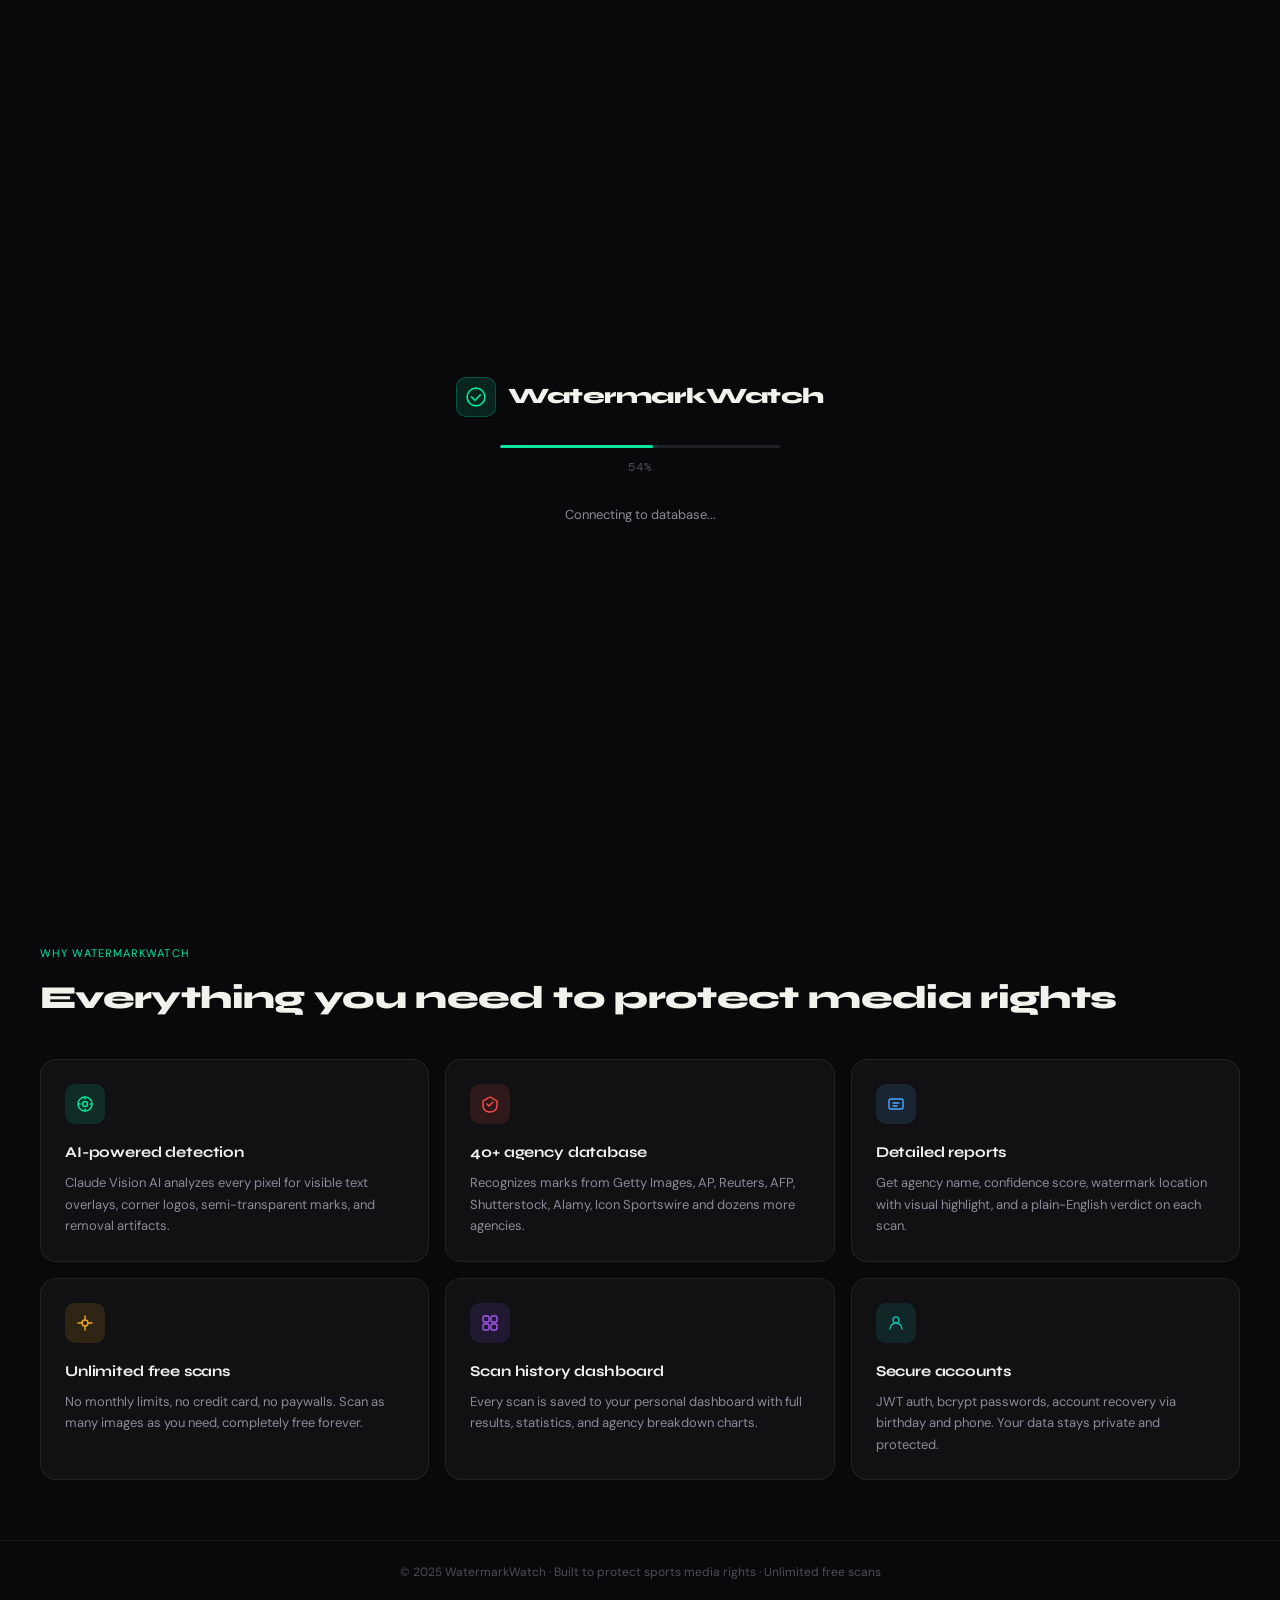
<file: frontend/index.html>
<!DOCTYPE html>
<html lang="en">
<head>
<meta charset="UTF-8"/><meta name="viewport" content="width=device-width,initial-scale=1"/>
<title>WatermarkWatch — Sports Media Protection</title>
<link rel="stylesheet" href="src/global.css"/>
<style>
body{display:flex;flex-direction:column;min-height:100vh}
/* Loader particles */
.loader-particles{position:absolute;inset:0;pointer-events:none;overflow:hidden}
.particle{position:absolute;width:2px;height:2px;border-radius:50%;background:var(--accent);opacity:0;animation:pfloat var(--d,4s) var(--delay,0s) infinite}
@keyframes pfloat{0%{opacity:0;transform:translateY(100vh) translateX(0)}10%{opacity:.6}90%{opacity:.3}100%{opacity:0;transform:translateY(-20px) translateX(var(--dx,20px))}}

/* Hero */
.hero{flex:1;display:flex;flex-direction:column;align-items:center;justify-content:center;text-align:center;padding:60px 24px;position:relative;overflow:hidden}
.hero-glow{position:absolute;top:-100px;left:50%;transform:translateX(-50%);width:700px;height:400px;background:radial-gradient(ellipse,rgba(0,229,160,0.08) 0%,transparent 70%);pointer-events:none}
.hero-tag{display:inline-flex;align-items:center;gap:7px;margin-bottom:24px;font-size:11px;letter-spacing:.1em;text-transform:uppercase;color:var(--accent);background:var(--adim3);border:1px solid rgba(0,229,160,.15);padding:5px 14px;border-radius:20px}
.pulse{width:6px;height:6px;border-radius:50%;background:var(--accent);animation:pulse 2s ease infinite}
@keyframes pulse{0%,100%{opacity:1;transform:scale(1)}50%{opacity:.4;transform:scale(1.4)}}
h1{font-family:'Syne',sans-serif;font-size:clamp(38px,7vw,74px);font-weight:800;letter-spacing:-.03em;line-height:1.02;max-width:700px;margin-bottom:20px}
.accent{color:var(--accent)}
.sub{font-size:17px;color:var(--text2);max-width:500px;margin-bottom:36px;font-weight:300;line-height:1.7}
.cta-row{display:flex;gap:12px;align-items:center;flex-wrap:wrap;justify-content:center}

/* Stats */
.stats-row{display:flex;gap:0;margin-top:60px;border:1px solid var(--border);border-radius:var(--rl);overflow:hidden;background:var(--bg2)}
.stat-item{flex:1;padding:20px 24px;text-align:center;border-right:1px solid var(--border)}
.stat-item:last-child{border-right:none}
.stat-n{font-family:'Syne',sans-serif;font-size:26px;font-weight:800;letter-spacing:-.03em;color:var(--text)}
.stat-l{font-size:11px;color:var(--text3);text-transform:uppercase;letter-spacing:.08em;margin-top:3px}

/* Features */
.features{padding:60px 40px;border-top:1px solid var(--border)}
.feat-label{font-size:11px;letter-spacing:.1em;text-transform:uppercase;color:var(--accent);margin-bottom:10px}
.feat-h2{font-family:'Syne',sans-serif;font-size:32px;font-weight:800;letter-spacing:-.02em;margin-bottom:36px}
.feat-grid{display:grid;grid-template-columns:repeat(3,1fr);gap:16px}
.feat-card{background:var(--bg2);border:1px solid var(--border);border-radius:var(--rl);padding:24px;transition:border-color .2s}
.feat-card:hover{border-color:var(--border3)}
.feat-icon{width:40px;height:40px;border-radius:10px;display:flex;align-items:center;justify-content:center;margin-bottom:16px;font-size:18px}
.feat-icon.green{background:var(--adim);color:var(--accent)}
.feat-icon.red{background:var(--rdim);color:var(--red)}
.feat-icon.blue{background:var(--bdim);color:var(--blue)}
.feat-icon.amber{background:var(--ydim);color:var(--amber)}
.feat-icon.purple{background:rgba(138,77,255,.13);color:#a855f7}
.feat-icon.teal{background:rgba(20,184,166,.13);color:#14b8a6}
.feat-card h3{font-family:'Syne',sans-serif;font-size:15px;font-weight:700;margin-bottom:8px;letter-spacing:-.01em}
.feat-card p{font-size:13px;color:var(--text2);line-height:1.65}

footer{padding:22px 40px;border-top:1px solid var(--border);text-align:center;font-size:12px;color:var(--text3)}
</style>
</head>
<body>

<!-- LOADER -->
<div id="loader">
  <div class="loader-particles" id="particles"></div>
  <div class="loader-logo">
    <div class="loader-icon">
      <svg width="20" height="20" viewBox="0 0 18 18" fill="none">
        <circle cx="9" cy="9" r="8" stroke="#00E5A0" stroke-width="1.5"/>
        <path d="M5 9l3 3 5-5" stroke="#00E5A0" stroke-width="1.5" stroke-linecap="round"/>
      </svg>
    </div>
    WatermarkWatch
  </div>
  <div style="display:flex;flex-direction:column;align-items:center;gap:10px">
    <div class="loader-track"><div class="loader-fill" id="loaderFill"></div></div>
    <div class="loader-pct" id="loaderPct">0%</div>
  </div>
  <div class="loader-msg" id="loaderMsg">Initializing...</div>
</div>

<!-- NAV -->
<nav class="nav">
  <div class="logo">
    <div class="logo-icon">
      <svg width="16" height="16" viewBox="0 0 18 18" fill="none">
        <circle cx="9" cy="9" r="8" stroke="#00E5A0" stroke-width="1.5"/>
        <path d="M5 9l3 3 5-5" stroke="#00E5A0" stroke-width="1.5" stroke-linecap="round"/>
      </svg>
    </div>
    WatermarkWatch
  </div>
  <div style="display:flex;gap:10px">
    <a href="pages/login.html" class="btn btn-ghost btn-sm">Sign in</a>
    <a href="pages/register.html" class="btn btn-primary btn-sm">Get started free</a>
  </div>
</nav>

<!-- HERO -->
<section class="hero">
  <div class="hero-glow"></div>
  <div class="hero-tag"><div class="pulse"></div> AI-Powered · Sports Media Protection</div>
  <h1>Detect unauthorized<br><span class="accent">watermarks</span><br>in seconds</h1>
  <p class="sub">Upload any sports photo. Identify official watermarks from Getty, AP, Reuters and 40+ agencies instantly with AI.</p>
  <div class="cta-row">
    <a href="pages/register.html" class="btn btn-primary" style="padding:12px 28px;font-size:14px">Start for free — unlimited scans</a>
    <a href="pages/login.html" class="btn btn-ghost">Sign in</a>
  </div>
  <div class="stats-row">
    <div class="stat-item"><div class="stat-n">2.4M+</div><div class="stat-l">Images scanned</div></div>
    <div class="stat-item"><div class="stat-n">94%</div><div class="stat-l">Accuracy</div></div>
    <div class="stat-item"><div class="stat-n">&lt;3s</div><div class="stat-l">Avg scan time</div></div>
    <div class="stat-item"><div class="stat-n">40+</div><div class="stat-l">Agencies</div></div>
    <div class="stat-item"><div class="stat-n">∞</div><div class="stat-l">Free scans</div></div>
  </div>
</section>

<!-- FEATURES -->
<section class="features">
  <div class="feat-label">Why WatermarkWatch</div>
  <div class="feat-h2">Everything you need to protect media rights</div>
  <div class="feat-grid">
    <div class="feat-card">
      <div class="feat-icon green">
        <svg width="18" height="18" viewBox="0 0 18 18" fill="none"><circle cx="9" cy="9" r="7" stroke="currentColor" stroke-width="1.4"/><circle cx="9" cy="9" r="2.5" stroke="currentColor" stroke-width="1.4"/><path d="M9 2v2M9 14v2M2 9h2M14 9h2" stroke="currentColor" stroke-width="1.4" stroke-linecap="round"/></svg>
      </div>
      <h3>AI-powered detection</h3>
      <p>Claude Vision AI analyzes every pixel for visible text overlays, corner logos, semi-transparent marks, and removal artifacts.</p>
    </div>
    <div class="feat-card">
      <div class="feat-icon red">
        <svg width="18" height="18" viewBox="0 0 18 18" fill="none"><path d="M9 2L2 6v5c0 3.3 3 6 7 6s7-2.7 7-6V6L9 2z" stroke="currentColor" stroke-width="1.4"/><path d="M6 9l2 2 4-4" stroke="currentColor" stroke-width="1.4" stroke-linecap="round"/></svg>
      </div>
      <h3>40+ agency database</h3>
      <p>Recognizes marks from Getty Images, AP, Reuters, AFP, Shutterstock, Alamy, Icon Sportswire and dozens more agencies.</p>
    </div>
    <div class="feat-card">
      <div class="feat-icon blue">
        <svg width="18" height="18" viewBox="0 0 18 18" fill="none"><rect x="2" y="4" width="14" height="10" rx="2" stroke="currentColor" stroke-width="1.4"/><path d="M6 8h6M6 11h4" stroke="currentColor" stroke-width="1.4" stroke-linecap="round"/></svg>
      </div>
      <h3>Detailed reports</h3>
      <p>Get agency name, confidence score, watermark location with visual highlight, and a plain-English verdict on each scan.</p>
    </div>
    <div class="feat-card">
      <div class="feat-icon amber">
        <svg width="18" height="18" viewBox="0 0 18 18" fill="none"><path d="M9 2v4M9 12v4M2 9h4M12 9h4" stroke="currentColor" stroke-width="1.4" stroke-linecap="round"/><circle cx="9" cy="9" r="3" stroke="currentColor" stroke-width="1.4"/></svg>
      </div>
      <h3>Unlimited free scans</h3>
      <p>No monthly limits, no credit card, no paywalls. Scan as many images as you need, completely free forever.</p>
    </div>
    <div class="feat-card">
      <div class="feat-icon purple">
        <svg width="18" height="18" viewBox="0 0 18 18" fill="none"><rect x="2" y="2" width="6" height="6" rx="1.5" stroke="currentColor" stroke-width="1.4"/><rect x="10" y="2" width="6" height="6" rx="1.5" stroke="currentColor" stroke-width="1.4"/><rect x="2" y="10" width="6" height="6" rx="1.5" stroke="currentColor" stroke-width="1.4"/><rect x="10" y="10" width="6" height="6" rx="1.5" stroke="currentColor" stroke-width="1.4"/></svg>
      </div>
      <h3>Scan history dashboard</h3>
      <p>Every scan is saved to your personal dashboard with full results, statistics, and agency breakdown charts.</p>
    </div>
    <div class="feat-card">
      <div class="feat-icon teal">
        <svg width="18" height="18" viewBox="0 0 18 18" fill="none"><circle cx="9" cy="6" r="3" stroke="currentColor" stroke-width="1.4"/><path d="M3 15c0-3.3 2.7-6 6-6s6 2.7 6 6" stroke="currentColor" stroke-width="1.4" stroke-linecap="round"/></svg>
      </div>
      <h3>Secure accounts</h3>
      <p>JWT auth, bcrypt passwords, account recovery via birthday and phone. Your data stays private and protected.</p>
    </div>
  </div>
</section>

<footer>© 2025 WatermarkWatch · Built to protect sports media rights · Unlimited free scans</footer>

<div id="toast"></div>
<script src="src/utils.js"></script>
<script>
// Redirect if logged in
if (Auth.isLoggedIn()) window.location.href = 'pages/dashboard.html';

// ── Generate floating particles ──
const pWrap = document.getElementById('particles');
for (let i = 0; i < 30; i++) {
  const p = document.createElement('div');
  p.className = 'particle';
  p.style.cssText = `left:${Math.random()*100}%;--d:${3+Math.random()*5}s;--delay:${Math.random()*4}s;--dx:${(Math.random()-0.5)*100}px;opacity:0`;
  pWrap.appendChild(p);
}

// ── Loader 0→100 ──
const fill = document.getElementById('loaderFill');
const pct  = document.getElementById('loaderPct');
const msg  = document.getElementById('loaderMsg');
const msgs = ['Initializing...','Loading AI models...','Connecting to database...','Fetching agency data...','Almost ready...','Welcome!'];
let current = 0;
const interval = setInterval(() => {
  current += Math.random() * 4 + 1;
  if (current > 100) current = 100;
  fill.style.width = current + '%';
  pct.textContent  = Math.floor(current) + '%';
  const idx = Math.min(Math.floor(current / 20), msgs.length - 1);
  msg.textContent  = msgs[idx];
  if (current >= 100) {
    clearInterval(interval);
    setTimeout(() => {
      document.getElementById('loader').classList.add('hidden');
    }, 500);
  }
}, 60);
</script>
</body>
</html>
</file>
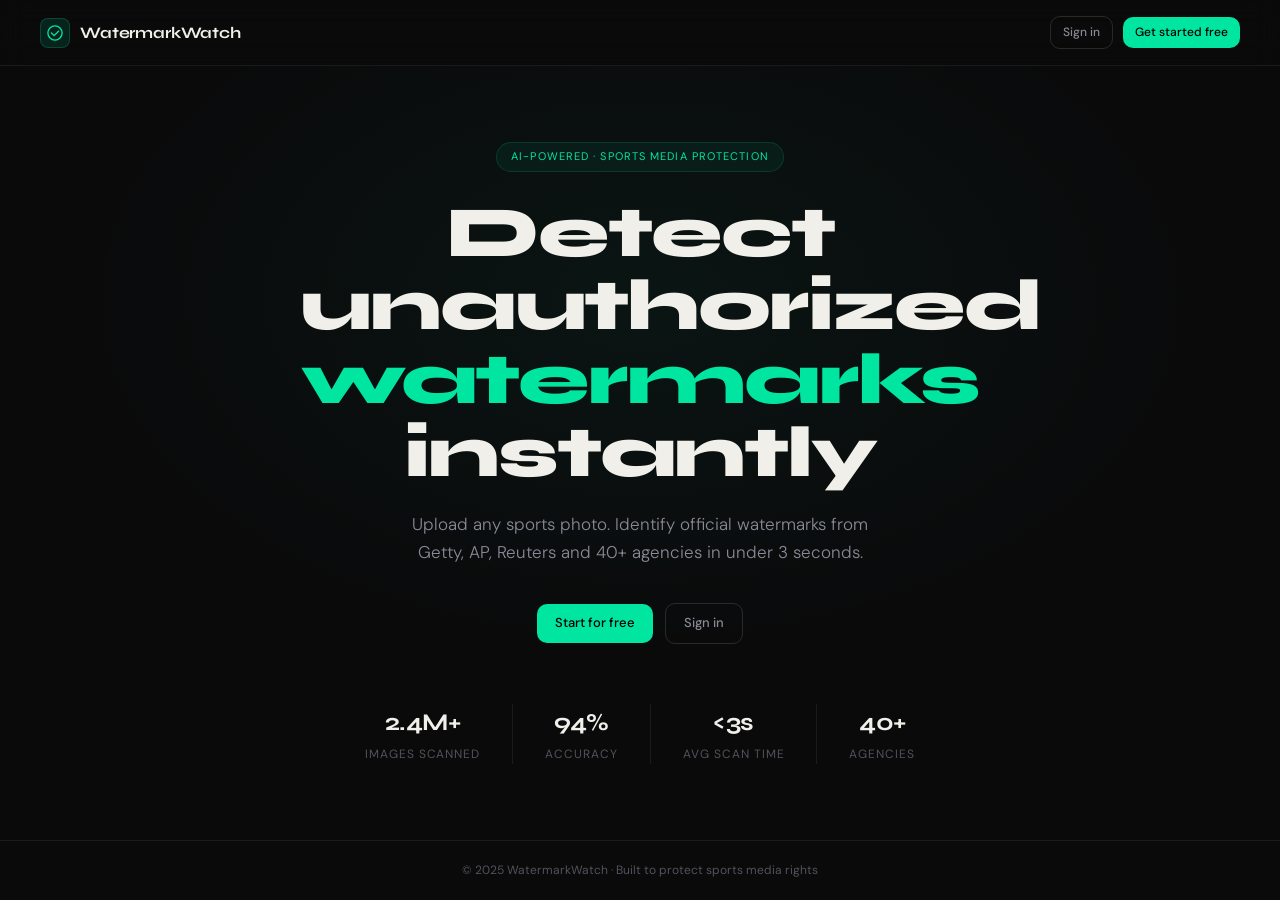
<file: watermark-watch-v2/frontend/index.html>
<!DOCTYPE html>
<html lang="en">
<head>
  <meta charset="UTF-8"/><meta name="viewport" content="width=device-width,initial-scale=1"/>
  <title>WatermarkWatch — Sports Media Protection</title>
  <link rel="preconnect" href="https://fonts.googleapis.com">
  <link href="https://fonts.googleapis.com/css2?family=Syne:wght@400;600;700;800&family=DM+Sans:wght@300;400;500&display=swap" rel="stylesheet">
  <link rel="stylesheet" href="src/global.css"/>
  <style>
    body { display: flex; flex-direction: column; min-height: 100vh; }
    .hero {
      flex: 1; display: flex; flex-direction: column; align-items: center; justify-content: center;
      text-align: center; padding: 60px 24px;
      background: radial-gradient(ellipse 800px 500px at 50% 30%, rgba(0,229,160,0.05) 0%, transparent 70%);
    }
    .hero-tag {
      display: inline-flex; align-items: center; gap: 6px; margin-bottom: 24px;
      font-size: 11px; letter-spacing: 0.1em; text-transform: uppercase;
      color: var(--accent); background: rgba(0,229,160,0.06);
      border: 1px solid rgba(0,229,160,0.15); padding: 5px 14px; border-radius: 20px;
    }
    h1 { font-family: 'Syne', sans-serif; font-size: clamp(36px, 7vw, 72px); font-weight: 800; letter-spacing: -0.03em; line-height: 1.02; max-width: 680px; margin-bottom: 20px; }
    .accent { color: var(--accent); }
    .sub { font-size: 17px; color: var(--text2); max-width: 480px; margin-bottom: 36px; font-weight: 300; line-height: 1.7; }
    .cta-row { display: flex; gap: 12px; align-items: center; }
    .stats { display: flex; gap: 32px; margin-top: 60px; }
    .st { text-align: center; }
    .st-num { font-family: 'Syne', sans-serif; font-size: 24px; font-weight: 700; letter-spacing: -0.02em; }
    .st-lab { font-size: 12px; color: var(--text3); text-transform: uppercase; letter-spacing: 0.08em; margin-top: 2px; }
    .st-div { width: 1px; background: var(--border); align-self: stretch; }
    footer { padding: 20px 40px; border-top: 1px solid var(--border); text-align: center; font-size: 12px; color: var(--text3); }
  </style>
</head>
<body>

  <nav class="nav">
    <div class="logo">
      <div class="logo-icon">
        <svg width="16" height="16" viewBox="0 0 18 18" fill="none">
          <circle cx="9" cy="9" r="8" stroke="#00E5A0" stroke-width="1.5"/>
          <path d="M5 9l3 3 5-5" stroke="#00E5A0" stroke-width="1.5" stroke-linecap="round"/>
        </svg>
      </div>
      WatermarkWatch
    </div>
    <div class="nav-right">
      <a href="pages/login.html"    class="btn btn-ghost btn-sm">Sign in</a>
      <a href="pages/register.html" class="btn btn-primary btn-sm">Get started free</a>
    </div>
  </nav>

  <section class="hero">
    <div class="hero-tag">AI-Powered · Sports Media Protection</div>
    <h1>Detect unauthorized<br><span class="accent">watermarks</span> instantly</h1>
    <p class="sub">Upload any sports photo. Identify official watermarks from Getty, AP, Reuters and 40+ agencies in under 3 seconds.</p>
    <div class="cta-row">
      <a href="pages/register.html" class="btn btn-primary">Start for free</a>
      <a href="pages/login.html"    class="btn btn-ghost">Sign in</a>
    </div>
    <div class="stats">
      <div class="st"><div class="st-num">2.4M+</div><div class="st-lab">Images scanned</div></div>
      <div class="st-div"></div>
      <div class="st"><div class="st-num">94%</div><div class="st-lab">Accuracy</div></div>
      <div class="st-div"></div>
      <div class="st"><div class="st-num">&lt;3s</div><div class="st-lab">Avg scan time</div></div>
      <div class="st-div"></div>
      <div class="st"><div class="st-num">40+</div><div class="st-lab">Agencies</div></div>
    </div>
  </section>

  <footer>© 2025 WatermarkWatch · Built to protect sports media rights</footer>

  <script src="src/utils.js"></script>
  <script>
    // Auto-redirect if already logged in
    if (Auth.isLoggedIn()) window.location.href = 'pages/dashboard.html';
  </script>
</body>
</html>
</file>
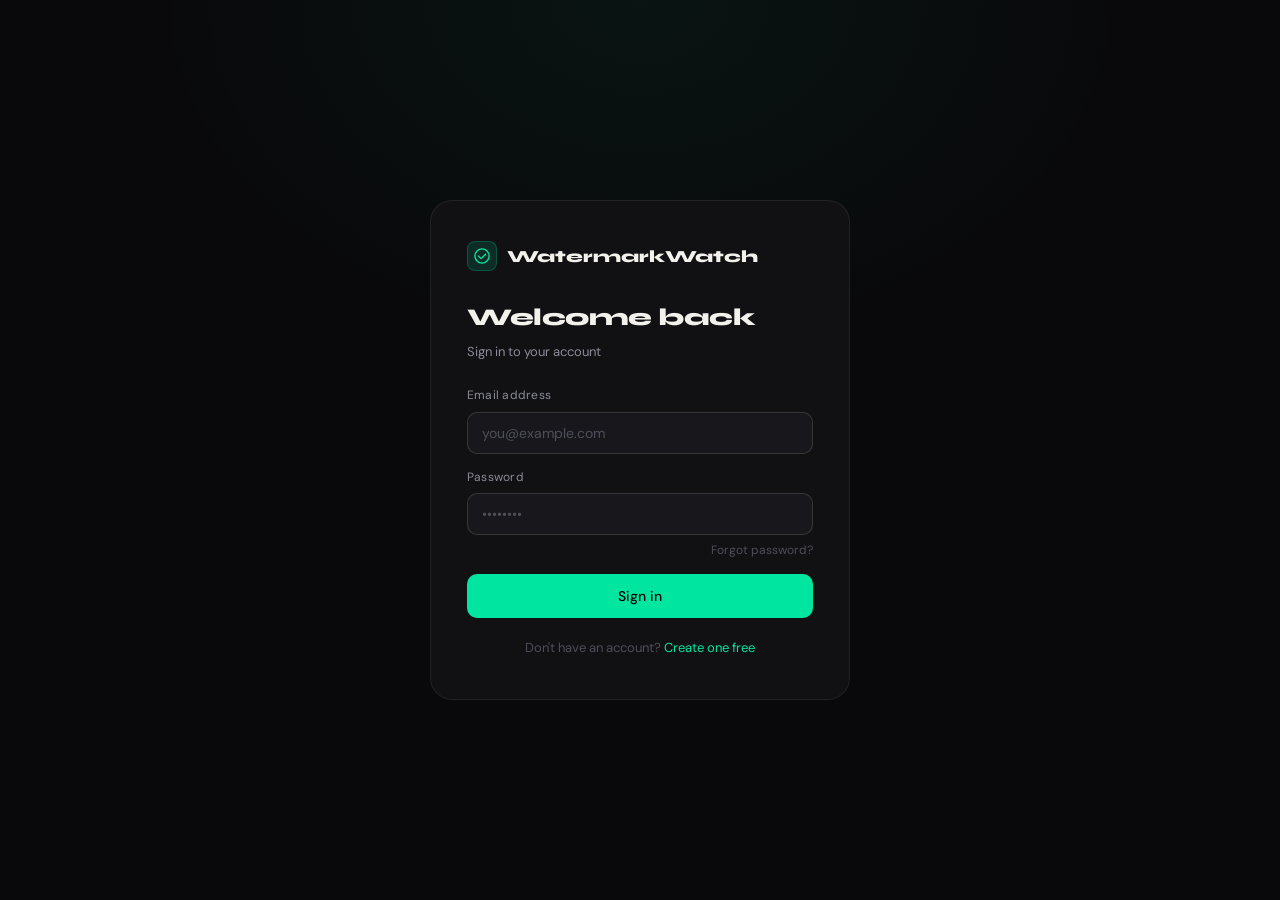
<file: frontend/pages/login.html>
<!DOCTYPE html>
<html lang="en">
<head>
<meta charset="UTF-8"/><meta name="viewport" content="width=device-width,initial-scale=1"/>
<title>Login — WatermarkWatch</title>
<link rel="stylesheet" href="../src/global.css"/>
<style>
body{display:flex;flex-direction:column;min-height:100vh}
.auth-wrap{flex:1;display:flex;align-items:center;justify-content:center;padding:40px 20px;background:radial-gradient(ellipse 700px 500px at 50% 0%,rgba(0,229,160,0.05) 0%,transparent 70%)}
.auth-card{width:100%;max-width:420px;background:var(--bg2);border:1px solid var(--border);border-radius:var(--rxl);padding:40px 36px}
.auth-logo{display:flex;align-items:center;gap:10px;margin-bottom:28px}
.auth-logo span{font-family:'Syne',sans-serif;font-size:17px;font-weight:800}
h1{font-family:'Syne',sans-serif;font-size:24px;font-weight:800;letter-spacing:-.02em;margin-bottom:4px}
.auth-sub{font-size:13px;color:var(--text2);margin-bottom:24px}
.form{display:flex;flex-direction:column;gap:14px}
.forgot-row{display:flex;justify-content:flex-end}
.forgot-link{font-size:12px;color:var(--text3);cursor:pointer;transition:color .2s}
.forgot-link:hover{color:var(--accent)}
.auth-footer{margin-top:20px;text-align:center;font-size:13px;color:var(--text3)}
.auth-footer a{color:var(--accent)}
</style>
</head>
<body>
<div class="auth-wrap">
  <div class="auth-card">
    <div class="auth-logo">
      <div class="logo-icon"><svg width="16" height="16" viewBox="0 0 18 18" fill="none"><circle cx="9" cy="9" r="8" stroke="#00E5A0" stroke-width="1.5"/><path d="M5 9l3 3 5-5" stroke="#00E5A0" stroke-width="1.5" stroke-linecap="round"/></svg></div>
      <span>WatermarkWatch</span>
    </div>
    <h1>Welcome back</h1>
    <p class="auth-sub">Sign in to your account</p>

    <div id="alertBox" class="alert alert-error hidden"></div>

    <div class="form">
      <div class="form-group">
        <label class="form-label">Email address</label>
        <input class="form-input" type="email" id="email" placeholder="you@example.com" autocomplete="email"/>
      </div>
      <div class="form-group">
        <label class="form-label">Password</label>
        <input class="form-input" type="password" id="password" placeholder="••••••••" autocomplete="current-password"/>
        <div class="forgot-row"><span class="forgot-link" onclick="window.location.href='recover.html'">Forgot password?</span></div>
      </div>
      <button class="btn btn-primary btn-full" id="loginBtn" onclick="doLogin()">
        <span id="loginLabel">Sign in</span>
        <svg id="loginSpin" class="spin hidden" width="14" height="14" viewBox="0 0 14 14" fill="none">
          <circle cx="7" cy="7" r="5.5" stroke="rgba(0,0,0,0.3)" stroke-width="1.5"/>
          <path d="M7 1.5A5.5 5.5 0 0112.5 7" stroke="currentColor" stroke-width="1.5" stroke-linecap="round"/>
        </svg>
      </button>
    </div>
    <div class="auth-footer">Don't have an account? <a href="register.html">Create one free</a></div>
  </div>
</div>
<div id="toast"></div>
<script src="../src/utils.js"></script>
<script>
if (Auth.isLoggedIn()) window.location.href = 'dashboard.html';
document.getElementById('password').addEventListener('keydown',e=>{if(e.key==='Enter')doLogin()});
async function doLogin(){
  const email=document.getElementById('email').value.trim();
  const pw=document.getElementById('password').value;
  const btn=document.getElementById('loginBtn');
  const lbl=document.getElementById('loginLabel');
  const spn=document.getElementById('loginSpin');
  document.getElementById('alertBox').classList.add('hidden');
  if(!email||!pw) return showAlert('Please enter email and password.');
  btn.disabled=true;lbl.textContent='Signing in...';spn.classList.remove('hidden');
  try{
    const d=await apiFetch('/api/auth/login',{method:'POST',body:JSON.stringify({email,password:pw})});
    Auth.setSession(d.token,d.user);
    window.location.href='dashboard.html';
  }catch(e){
    showAlert(e.message);
    btn.disabled=false;lbl.textContent='Sign in';spn.classList.add('hidden');
  }
}
function showAlert(m){const el=document.getElementById('alertBox');el.textContent=m;el.classList.remove('hidden')}
</script>
</body>
</html>
</file>
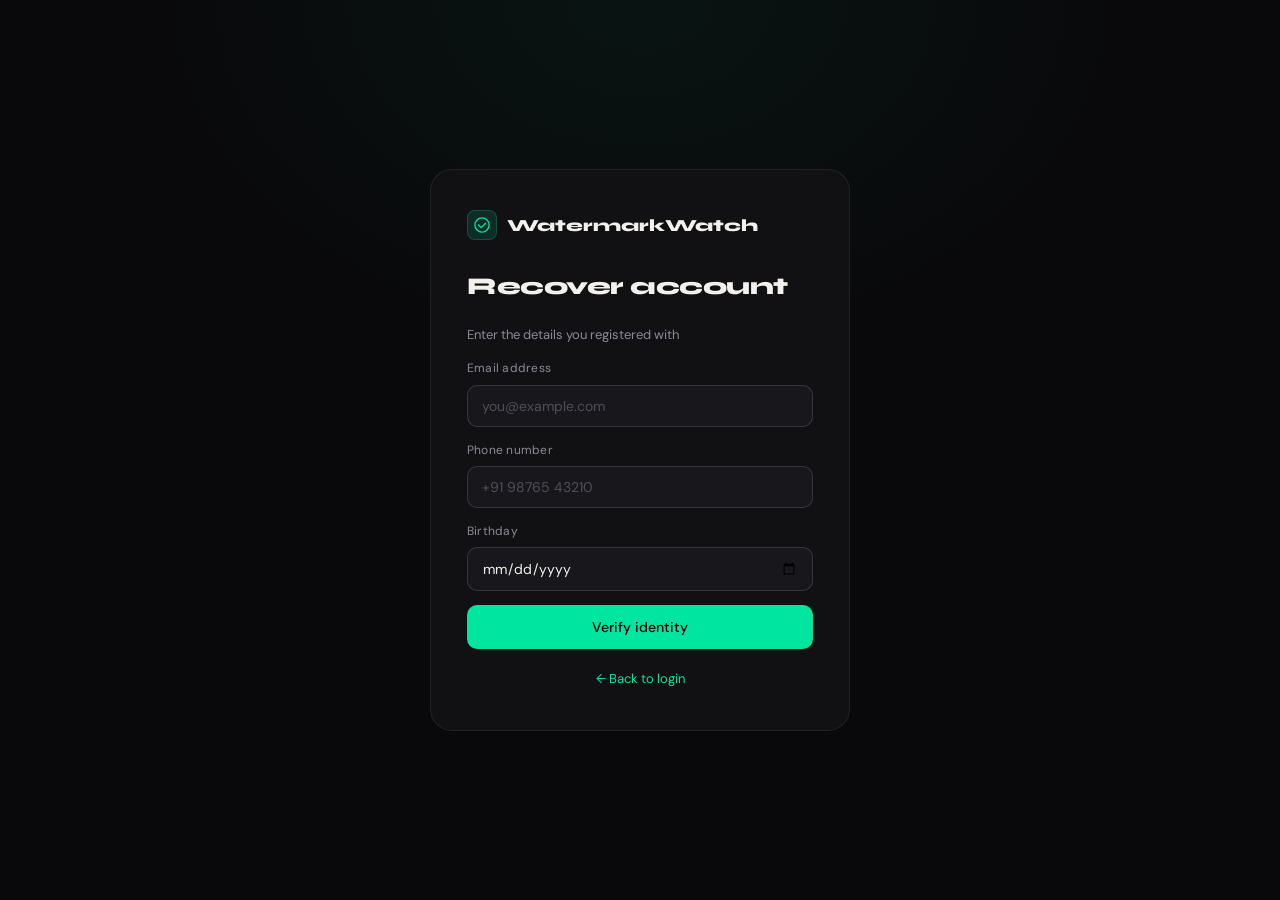
<file: frontend/pages/recover.html>
<!DOCTYPE html>
<html lang="en">
<head>
<meta charset="UTF-8"/><meta name="viewport" content="width=device-width,initial-scale=1"/>
<title>Account Recovery — WatermarkWatch</title>
<link rel="stylesheet" href="../src/global.css"/>
<style>
body{display:flex;flex-direction:column;min-height:100vh}
.auth-wrap{flex:1;display:flex;align-items:center;justify-content:center;padding:40px 20px;background:radial-gradient(ellipse 700px 500px at 50% 0%,rgba(0,229,160,0.05) 0%,transparent 70%)}
.auth-card{width:100%;max-width:420px;background:var(--bg2);border:1px solid var(--border);border-radius:var(--rxl);padding:40px 36px}
.auth-logo{display:flex;align-items:center;gap:10px;margin-bottom:28px}
.auth-logo span{font-family:'Syne',sans-serif;font-size:17px;font-weight:800}
h1{font-family:'Syne',sans-serif;font-size:24px;font-weight:800;letter-spacing:-.02em;margin-bottom:4px}
.auth-sub{font-size:13px;color:var(--text2);margin-bottom:24px}
.form{display:flex;flex-direction:column;gap:14px}
.step{display:none}.step.active{display:flex;flex-direction:column;gap:14px}
.auth-footer{margin-top:20px;text-align:center;font-size:13px;color:var(--text3)}
.auth-footer a{color:var(--accent)}
.success-icon{width:56px;height:56px;border-radius:50%;background:var(--adim);border:1px solid rgba(0,229,160,.25);display:flex;align-items:center;justify-content:center;margin:0 auto 16px}
</style>
</head>
<body>
<div class="auth-wrap">
  <div class="auth-card">
    <div class="auth-logo">
      <div class="logo-icon"><svg width="16" height="16" viewBox="0 0 18 18" fill="none"><circle cx="9" cy="9" r="8" stroke="#00E5A0" stroke-width="1.5"/><path d="M5 9l3 3 5-5" stroke="#00E5A0" stroke-width="1.5" stroke-linecap="round"/></svg></div>
      <span>WatermarkWatch</span>
    </div>

    <div id="alertBox" class="alert alert-error hidden" style="margin-bottom:14px"></div>

    <!-- Step 1: Verify identity -->
    <div class="step active" id="step1">
      <h1>Recover account</h1>
      <p class="auth-sub" style="margin-bottom:0">Enter the details you registered with</p>
      <div class="form-group">
        <label class="form-label">Email address</label>
        <input class="form-input" type="email" id="recEmail" placeholder="you@example.com"/>
      </div>
      <div class="form-group">
        <label class="form-label">Phone number</label>
        <input class="form-input" type="tel" id="recPhone" placeholder="+91 98765 43210"/>
      </div>
      <div class="form-group">
        <label class="form-label">Birthday</label>
        <input class="form-input" type="date" id="recBirthday"/>
      </div>
      <button class="btn btn-primary btn-full" id="verifyBtn" onclick="verifyIdentity()">
        <span id="verifyLabel">Verify identity</span>
        <svg id="verifySpin" class="spin hidden" width="14" height="14" viewBox="0 0 14 14" fill="none"><circle cx="7" cy="7" r="5.5" stroke="rgba(0,0,0,0.3)" stroke-width="1.5"/><path d="M7 1.5A5.5 5.5 0 0112.5 7" stroke="currentColor" stroke-width="1.5" stroke-linecap="round"/></svg>
      </button>
    </div>

    <!-- Step 2: New password -->
    <div class="step" id="step2">
      <h1>Set new password</h1>
      <p class="auth-sub" style="margin-bottom:0">Identity verified. Choose a new password.</p>
      <div class="form-group">
        <label class="form-label">New password</label>
        <input class="form-input" type="password" id="newPw" placeholder="Min. 8 characters"/>
      </div>
      <div class="form-group">
        <label class="form-label">Confirm password</label>
        <input class="form-input" type="password" id="confirmPw" placeholder="Repeat password"/>
      </div>
      <button class="btn btn-primary btn-full" id="resetBtn" onclick="resetPassword()">
        <span id="resetLabel">Reset password</span>
        <svg id="resetSpin" class="spin hidden" width="14" height="14" viewBox="0 0 14 14" fill="none"><circle cx="7" cy="7" r="5.5" stroke="rgba(0,0,0,0.3)" stroke-width="1.5"/><path d="M7 1.5A5.5 5.5 0 0112.5 7" stroke="currentColor" stroke-width="1.5" stroke-linecap="round"/></svg>
      </button>
    </div>

    <!-- Step 3: Done -->
    <div class="step" id="step3" style="text-align:center;align-items:center">
      <div class="success-icon">
        <svg width="24" height="24" viewBox="0 0 24 24" fill="none"><path d="M5 12l5 5L20 7" stroke="#00E5A0" stroke-width="2" stroke-linecap="round" stroke-linejoin="round"/></svg>
      </div>
      <h1>Password reset!</h1>
      <p style="color:var(--text2);font-size:14px">Your password has been updated successfully.</p>
      <a href="login.html" class="btn btn-primary btn-full">Sign in now</a>
    </div>

    <div class="auth-footer"><a href="login.html">← Back to login</a></div>
  </div>
</div>
<div id="toast"></div>
<script src="../src/utils.js"></script>
<script>
let recoveryToken = null;

function showStep(n){
  document.querySelectorAll('.step').forEach(s=>s.classList.remove('active'));
  document.getElementById('step'+n).classList.add('active');
}
function showAlert(m){const el=document.getElementById('alertBox');el.textContent=m;el.classList.remove('hidden')}
function hideAlert(){document.getElementById('alertBox').classList.add('hidden')}

async function verifyIdentity(){
  const email=document.getElementById('recEmail').value.trim();
  const phone=document.getElementById('recPhone').value.trim();
  const birthday=document.getElementById('recBirthday').value;
  const btn=document.getElementById('verifyBtn');
  const lbl=document.getElementById('verifyLabel');
  const spn=document.getElementById('verifySpin');
  hideAlert();
  if(!email||!phone||!birthday) return showAlert('All fields are required.');
  btn.disabled=true;lbl.textContent='Verifying...';spn.classList.remove('hidden');
  try{
    const d=await apiFetch('/api/auth/recover',{method:'POST',body:JSON.stringify({email,phone,birthday})});
    recoveryToken=d.recovery_token;
    showStep(2);
  }catch(e){
    showAlert(e.message);
    btn.disabled=false;lbl.textContent='Verify identity';spn.classList.add('hidden');
  }
}

async function resetPassword(){
  const np=document.getElementById('newPw').value;
  const cp=document.getElementById('confirmPw').value;
  const btn=document.getElementById('resetBtn');
  const lbl=document.getElementById('resetLabel');
  const spn=document.getElementById('resetSpin');
  hideAlert();
  if(np!==cp) return showAlert('Passwords do not match.');
  if(np.length<8) return showAlert('Min 8 characters.');
  btn.disabled=true;lbl.textContent='Resetting...';spn.classList.remove('hidden');
  try{
    await apiFetch('/api/auth/reset-password',{method:'POST',body:JSON.stringify({recovery_token:recoveryToken,new_password:np})});
    showStep(3);
  }catch(e){
    showAlert(e.message);
    btn.disabled=false;lbl.textContent='Reset password';spn.classList.add('hidden');
  }
}
</script>
</body>
</html>
</file>
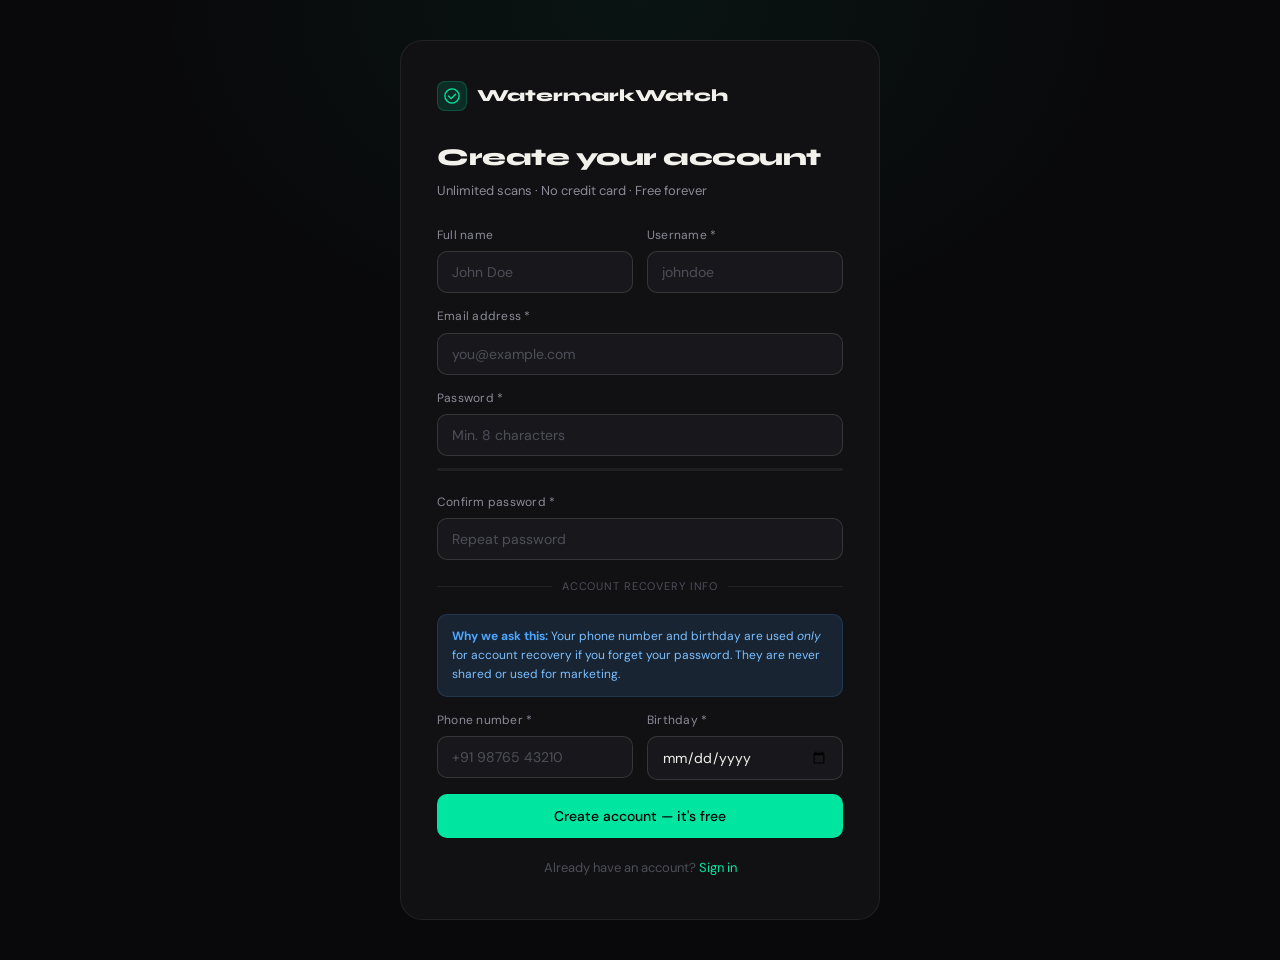
<file: frontend/pages/register.html>
<!DOCTYPE html>
<html lang="en">
<head>
<meta charset="UTF-8"/><meta name="viewport" content="width=device-width,initial-scale=1"/>
<title>Create Account — WatermarkWatch</title>
<link rel="stylesheet" href="../src/global.css"/>
<style>
body{display:flex;flex-direction:column;min-height:100vh;background:var(--bg)}
.auth-wrap{flex:1;display:flex;align-items:center;justify-content:center;padding:40px 20px;background:radial-gradient(ellipse 700px 500px at 50% 0%,rgba(0,229,160,0.05) 0%,transparent 70%)}
.auth-card{width:100%;max-width:480px;background:var(--bg2);border:1px solid var(--border);border-radius:var(--rxl);padding:40px 36px}
.auth-logo{display:flex;align-items:center;gap:10px;margin-bottom:28px}
.auth-logo span{font-family:'Syne',sans-serif;font-size:17px;font-weight:800}
h1{font-family:'Syne',sans-serif;font-size:24px;font-weight:800;letter-spacing:-.02em;margin-bottom:4px}
.auth-sub{font-size:13px;color:var(--text2);margin-bottom:24px}
.form{display:flex;flex-direction:column;gap:14px}
.section-divider{display:flex;align-items:center;gap:10px;margin:4px 0}
.section-divider span{font-size:11px;color:var(--text3);text-transform:uppercase;letter-spacing:.08em;white-space:nowrap}
.section-divider::before,.section-divider::after{content:'';flex:1;height:1px;background:var(--border)}
.recovery-note{background:var(--bdim);border:1px solid rgba(77,166,255,.15);border-radius:var(--r);padding:12px 14px;font-size:12px;color:#7bbfff;line-height:1.6}
.recovery-note strong{color:var(--blue)}
.strength-bar{height:3px;border-radius:2px;background:var(--bg4);margin-top:6px;overflow:hidden}
.strength-fill{height:100%;border-radius:2px;transition:width .3s,background .3s;width:0}
.auth-footer{margin-top:20px;text-align:center;font-size:13px;color:var(--text3)}
.auth-footer a{color:var(--accent)}
</style>
</head>
<body>
<div class="auth-wrap">
  <div class="auth-card">
    <div class="auth-logo">
      <div class="logo-icon"><svg width="16" height="16" viewBox="0 0 18 18" fill="none"><circle cx="9" cy="9" r="8" stroke="#00E5A0" stroke-width="1.5"/><path d="M5 9l3 3 5-5" stroke="#00E5A0" stroke-width="1.5" stroke-linecap="round"/></svg></div>
      <span>WatermarkWatch</span>
    </div>
    <h1>Create your account</h1>
    <p class="auth-sub">Unlimited scans · No credit card · Free forever</p>

    <div id="alertBox" class="alert alert-error hidden"></div>

    <div class="form">
      <!-- Basic info -->
      <div class="two-col">
        <div class="form-group">
          <label class="form-label">Full name</label>
          <input class="form-input" type="text" id="full_name" placeholder="John Doe"/>
        </div>
        <div class="form-group">
          <label class="form-label">Username *</label>
          <input class="form-input" type="text" id="username" placeholder="johndoe"/>
        </div>
      </div>
      <div class="form-group">
        <label class="form-label">Email address *</label>
        <input class="form-input" type="email" id="email" placeholder="you@example.com"/>
      </div>
      <div class="form-group">
        <label class="form-label">Password *</label>
        <input class="form-input" type="password" id="password" placeholder="Min. 8 characters" oninput="checkStrength(this.value)"/>
        <div class="strength-bar"><div class="strength-fill" id="strengthFill"></div></div>
        <span class="form-hint" id="strengthLabel"></span>
      </div>
      <div class="form-group">
        <label class="form-label">Confirm password *</label>
        <input class="form-input" type="password" id="confirm" placeholder="Repeat password"/>
      </div>

      <!-- Account recovery section -->
      <div class="section-divider"><span>Account recovery info</span></div>
      <div class="recovery-note">
        <strong>Why we ask this:</strong> Your phone number and birthday are used <em>only</em> for account recovery if you forget your password. They are never shared or used for marketing.
      </div>
      <div class="two-col">
        <div class="form-group">
          <label class="form-label">Phone number *</label>
          <input class="form-input" type="tel" id="phone" placeholder="+91 98765 43210"/>
        </div>
        <div class="form-group">
          <label class="form-label">Birthday *</label>
          <input class="form-input" type="date" id="birthday"/>
        </div>
      </div>

      <button class="btn btn-primary btn-full" id="regBtn" onclick="doRegister()">
        <span id="regLabel">Create account — it's free</span>
        <svg id="regSpin" class="spin hidden" width="14" height="14" viewBox="0 0 14 14" fill="none">
          <circle cx="7" cy="7" r="5.5" stroke="rgba(0,0,0,0.3)" stroke-width="1.5"/>
          <path d="M7 1.5A5.5 5.5 0 0112.5 7" stroke="currentColor" stroke-width="1.5" stroke-linecap="round"/>
        </svg>
      </button>
    </div>

    <div class="auth-footer">Already have an account? <a href="login.html">Sign in</a></div>
  </div>
</div>

<div id="toast"></div>
<script src="../src/utils.js"></script>
<script>
if (Auth.isLoggedIn()) window.location.href = 'dashboard.html';

function checkStrength(pw) {
  const fill = document.getElementById('strengthFill');
  const lbl  = document.getElementById('strengthLabel');
  let s = 0;
  if (pw.length >= 8)          s++;
  if (/[A-Z]/.test(pw))        s++;
  if (/[0-9]/.test(pw))        s++;
  if (/[^A-Za-z0-9]/.test(pw)) s++;
  const lvl = [
    {w:'0%',  bg:'transparent',t:''},
    {w:'28%', bg:'#FF4D4D',    t:'Weak'},
    {w:'55%', bg:'#F5A623',    t:'Fair'},
    {w:'80%', bg:'#00E5A0',    t:'Good'},
    {w:'100%',bg:'#00E5A0',    t:'Strong ✓'},
  ];
  fill.style.width = lvl[s].w; fill.style.background = lvl[s].bg;
  lbl.textContent = lvl[s].t; lbl.style.color = lvl[s].bg;
}

async function doRegister() {
  const full_name= document.getElementById('full_name').value.trim();
  const username = document.getElementById('username').value.trim();
  const email    = document.getElementById('email').value.trim();
  const password = document.getElementById('password').value;
  const confirm  = document.getElementById('confirm').value;
  const phone    = document.getElementById('phone').value.trim();
  const birthday = document.getElementById('birthday').value;
  const btn = document.getElementById('regBtn');
  const lbl = document.getElementById('regLabel');
  const spn = document.getElementById('regSpin');

  document.getElementById('alertBox').classList.add('hidden');
  if (!username||!email||!password) return showAlert('Username, email and password are required.');
  if (password !== confirm)          return showAlert('Passwords do not match.');
  if (password.length < 8)          return showAlert('Password must be at least 8 characters.');
  if (!phone)                        return showAlert('Phone number is required for account recovery.');
  if (!birthday)                     return showAlert('Birthday is required for account recovery.');

  btn.disabled=true; lbl.textContent='Creating account...'; spn.classList.remove('hidden');
  try {
    const data = await apiFetch('/api/auth/register',{method:'POST',body:JSON.stringify({full_name,username,email,password,phone,birthday})});
    Auth.setSession(data.token, data.user);
    window.location.href = 'dashboard.html';
  } catch(e) {
    showAlert(e.message);
    btn.disabled=false; lbl.textContent='Create account — it\'s free'; spn.classList.add('hidden');
  }
}
function showAlert(m){const el=document.getElementById('alertBox');el.textContent=m;el.classList.remove('hidden')}
</script>
</body>
</html>
</file>
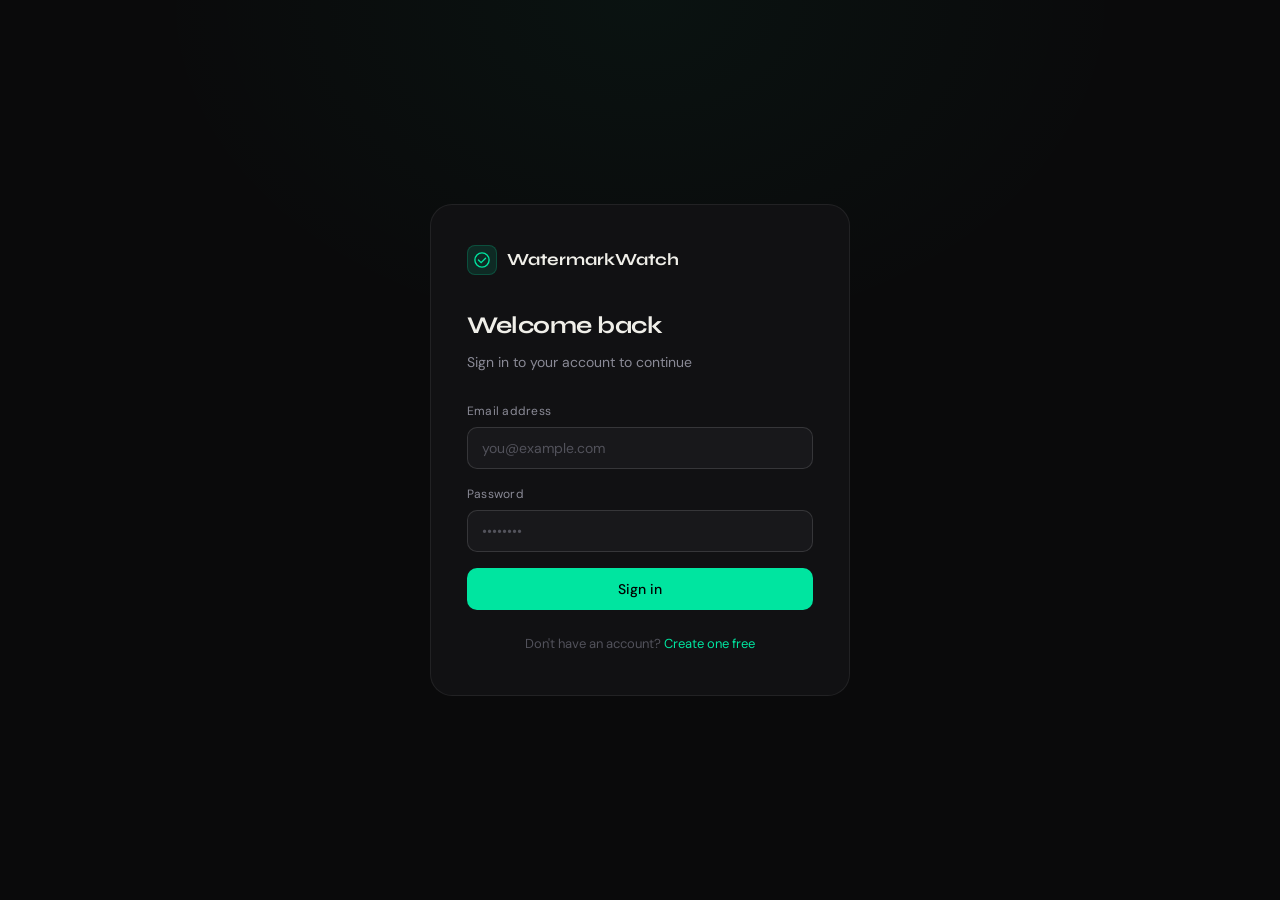
<file: watermark-watch-v2/frontend/pages/login.html>
<!DOCTYPE html>
<html lang="en">
<head>
  <meta charset="UTF-8"/><meta name="viewport" content="width=device-width,initial-scale=1"/>
  <title>Login — WatermarkWatch</title>
  <link rel="preconnect" href="https://fonts.googleapis.com">
  <link href="https://fonts.googleapis.com/css2?family=Syne:wght@400;600;700;800&family=DM+Sans:wght@300;400;500&display=swap" rel="stylesheet">
  <link rel="stylesheet" href="../src/global.css"/>
  <style>
    body { display: flex; flex-direction: column; min-height: 100vh; }
    .auth-wrap {
      flex: 1; display: flex; align-items: center; justify-content: center; padding: 40px 20px;
      background: radial-gradient(ellipse 700px 500px at 50% 0%, rgba(0,229,160,0.04) 0%, transparent 70%);
    }
    .auth-card {
      width: 100%; max-width: 420px;
      background: var(--bg2); border: 1px solid var(--border); border-radius: var(--radius-xl);
      padding: 40px 36px;
    }
    .auth-logo { display: flex; align-items: center; gap: 10px; margin-bottom: 32px; }
    .auth-logo span { font-family: 'Syne', sans-serif; font-size: 17px; font-weight: 700; }
    h1 { font-family: 'Syne', sans-serif; font-size: 24px; font-weight: 700; letter-spacing: -0.02em; margin-bottom: 6px; }
    .auth-sub { font-size: 14px; color: var(--text2); margin-bottom: 28px; }
    .form { display: flex; flex-direction: column; gap: 16px; }
    .auth-footer { margin-top: 24px; text-align: center; font-size: 13px; color: var(--text3); }
    .auth-footer a { color: var(--accent); }
    .alert { padding: 11px 14px; border-radius: var(--radius); font-size: 13px; margin-bottom: 4px; }
    .alert-error { background: var(--rdim); border: 1px solid rgba(255,77,77,0.2); color: var(--red); }
  </style>
</head>
<body>
  <div class="auth-wrap">
    <div class="auth-card">
      <div class="auth-logo">
        <div class="logo-icon">
          <svg width="16" height="16" viewBox="0 0 18 18" fill="none">
            <circle cx="9" cy="9" r="8" stroke="#00E5A0" stroke-width="1.5"/>
            <path d="M5 9l3 3 5-5" stroke="#00E5A0" stroke-width="1.5" stroke-linecap="round"/>
          </svg>
        </div>
        <span>WatermarkWatch</span>
      </div>

      <h1>Welcome back</h1>
      <p class="auth-sub">Sign in to your account to continue</p>

      <div id="alertBox" class="alert alert-error hidden"></div>

      <div class="form">
        <div class="form-group">
          <label class="form-label">Email address</label>
          <input class="form-input" type="email" id="email" placeholder="you@example.com" autocomplete="email"/>
        </div>
        <div class="form-group">
          <label class="form-label">Password</label>
          <input class="form-input" type="password" id="password" placeholder="••••••••" autocomplete="current-password"/>
        </div>
        <button class="btn btn-primary btn-full" id="loginBtn" onclick="doLogin()">
          <span id="loginLabel">Sign in</span>
          <svg id="loginSpin" class="spin hidden" width="14" height="14" viewBox="0 0 14 14" fill="none">
            <circle cx="7" cy="7" r="5.5" stroke="rgba(0,0,0,0.3)" stroke-width="1.5"/>
            <path d="M7 1.5A5.5 5.5 0 0112.5 7" stroke="currentColor" stroke-width="1.5" stroke-linecap="round"/>
          </svg>
        </button>
      </div>

      <div class="auth-footer">
        Don't have an account? <a href="register.html">Create one free</a>
      </div>
    </div>
  </div>

  <div id="toast"></div>
  <script src="../src/utils.js"></script>
  <script>
    // Redirect if already logged in
    if (Auth.isLoggedIn()) window.location.href = 'dashboard.html';

    // Allow Enter key
    document.getElementById('password').addEventListener('keydown', e => {
      if (e.key === 'Enter') doLogin();
    });

    async function doLogin() {
      const email    = document.getElementById('email').value.trim();
      const password = document.getElementById('password').value;
      const btn      = document.getElementById('loginBtn');
      const label    = document.getElementById('loginLabel');
      const spin     = document.getElementById('loginSpin');
      const alert    = document.getElementById('alertBox');

      alert.classList.add('hidden');
      if (!email || !password) {
        showAlert('Please enter your email and password.');
        return;
      }

      btn.disabled = true;
      label.textContent = 'Signing in...';
      spin.classList.remove('hidden');

      try {
        const data = await apiFetch('/api/auth/login', {
          method: 'POST',
          body: JSON.stringify({ email, password })
        });
        Auth.setSession(data.token, data.user);
        window.location.href = 'dashboard.html';
      } catch (err) {
        showAlert(err.message);
        btn.disabled = false;
        label.textContent = 'Sign in';
        spin.classList.add('hidden');
      }
    }

    function showAlert(msg) {
      const el = document.getElementById('alertBox');
      el.textContent = msg;
      el.classList.remove('hidden');
    }
  </script>
</body>
</html>
</file>
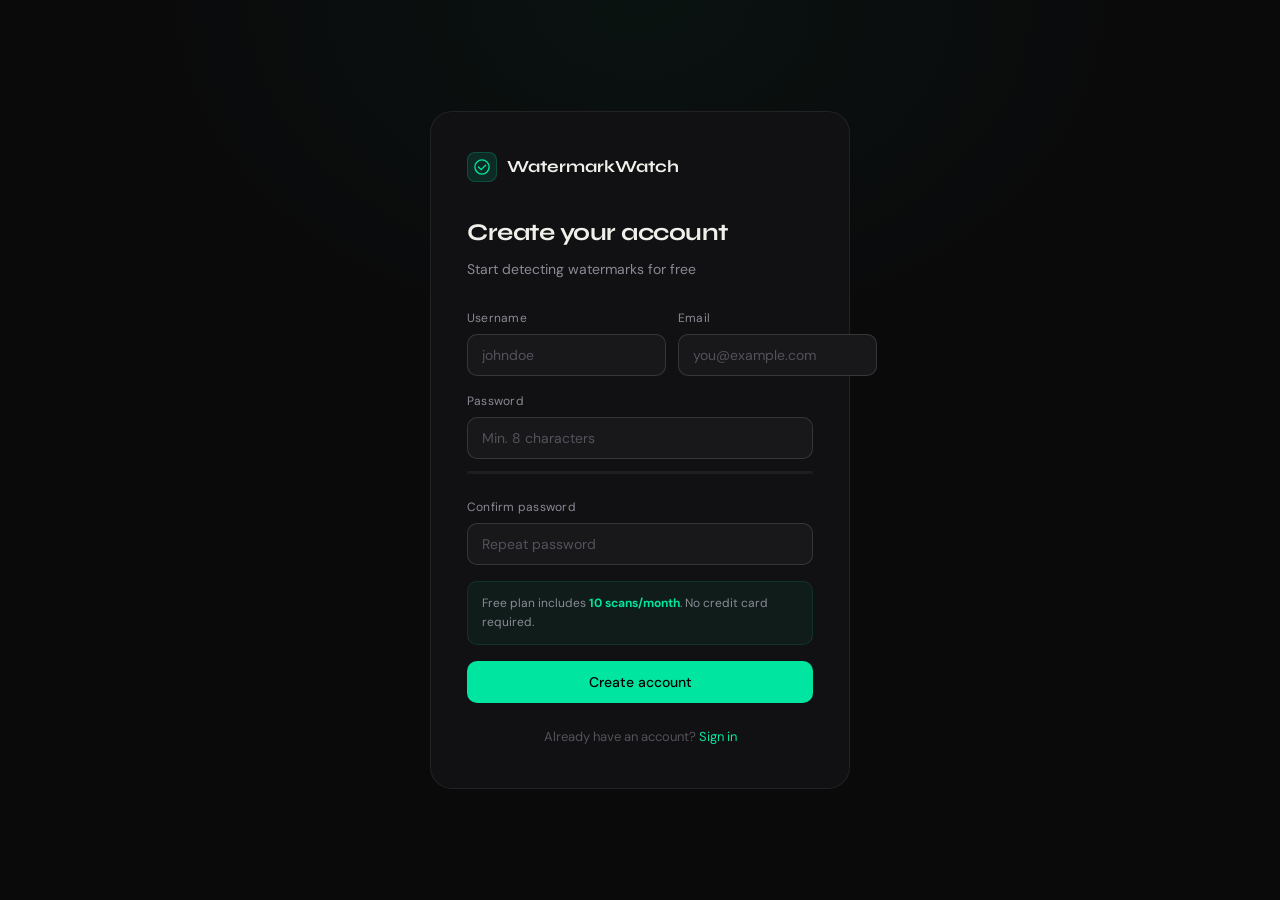
<file: watermark-watch-v2/frontend/pages/register.html>
<!DOCTYPE html>
<html lang="en">
<head>
  <meta charset="UTF-8"/><meta name="viewport" content="width=device-width,initial-scale=1"/>
  <title>Create Account — WatermarkWatch</title>
  <link rel="preconnect" href="https://fonts.googleapis.com">
  <link href="https://fonts.googleapis.com/css2?family=Syne:wght@400;600;700;800&family=DM+Sans:wght@300;400;500&display=swap" rel="stylesheet">
  <link rel="stylesheet" href="../src/global.css"/>
  <style>
    body { display: flex; flex-direction: column; min-height: 100vh; }
    .auth-wrap {
      flex: 1; display: flex; align-items: center; justify-content: center; padding: 40px 20px;
      background: radial-gradient(ellipse 700px 500px at 50% 0%, rgba(0,229,160,0.04) 0%, transparent 70%);
    }
    .auth-card {
      width: 100%; max-width: 420px;
      background: var(--bg2); border: 1px solid var(--border); border-radius: var(--radius-xl);
      padding: 40px 36px;
    }
    .auth-logo { display: flex; align-items: center; gap: 10px; margin-bottom: 32px; }
    .auth-logo span { font-family: 'Syne', sans-serif; font-size: 17px; font-weight: 700; }
    h1 { font-family: 'Syne', sans-serif; font-size: 24px; font-weight: 700; letter-spacing: -0.02em; margin-bottom: 6px; }
    .auth-sub { font-size: 14px; color: var(--text2); margin-bottom: 28px; }
    .form { display: flex; flex-direction: column; gap: 16px; }
    .two-col { display: grid; grid-template-columns: 1fr 1fr; gap: 12px; }
    .auth-footer { margin-top: 24px; text-align: center; font-size: 13px; color: var(--text3); }
    .auth-footer a { color: var(--accent); }
    .alert { padding: 11px 14px; border-radius: var(--radius); font-size: 13px; margin-bottom: 4px; }
    .alert-error { background: var(--rdim); border: 1px solid rgba(255,77,77,0.2); color: var(--red); }
    .plan-note {
      background: var(--adim2); border: 1px solid rgba(0,229,160,0.12);
      border-radius: var(--radius); padding: 12px 14px;
      font-size: 12px; color: var(--text2); line-height: 1.6;
    }
    .plan-note strong { color: var(--accent); }
    .strength-bar { height: 3px; border-radius: 2px; background: var(--bg4); margin-top: 6px; overflow: hidden; }
    .strength-fill { height: 100%; border-radius: 2px; transition: width 0.3s, background 0.3s; width: 0; }
  </style>
</head>
<body>
  <div class="auth-wrap">
    <div class="auth-card">
      <div class="auth-logo">
        <div class="logo-icon">
          <svg width="16" height="16" viewBox="0 0 18 18" fill="none">
            <circle cx="9" cy="9" r="8" stroke="#00E5A0" stroke-width="1.5"/>
            <path d="M5 9l3 3 5-5" stroke="#00E5A0" stroke-width="1.5" stroke-linecap="round"/>
          </svg>
        </div>
        <span>WatermarkWatch</span>
      </div>

      <h1>Create your account</h1>
      <p class="auth-sub">Start detecting watermarks for free</p>

      <div id="alertBox" class="alert alert-error hidden"></div>

      <div class="form">
        <div class="two-col">
          <div class="form-group">
            <label class="form-label">Username</label>
            <input class="form-input" type="text" id="username" placeholder="johndoe" autocomplete="username"/>
          </div>
          <div class="form-group">
            <label class="form-label">Email</label>
            <input class="form-input" type="email" id="email" placeholder="you@example.com"/>
          </div>
        </div>
        <div class="form-group">
          <label class="form-label">Password</label>
          <input class="form-input" type="password" id="password" placeholder="Min. 8 characters" id="password" oninput="checkStrength(this.value)"/>
          <div class="strength-bar"><div class="strength-fill" id="strengthFill"></div></div>
          <span class="form-hint" id="strengthLabel"></span>
        </div>
        <div class="form-group">
          <label class="form-label">Confirm password</label>
          <input class="form-input" type="password" id="confirm" placeholder="Repeat password"/>
        </div>
        <div class="plan-note">
          Free plan includes <strong>10 scans/month</strong>. No credit card required.
        </div>
        <button class="btn btn-primary btn-full" id="regBtn" onclick="doRegister()">
          <span id="regLabel">Create account</span>
          <svg id="regSpin" class="spin hidden" width="14" height="14" viewBox="0 0 14 14" fill="none">
            <circle cx="7" cy="7" r="5.5" stroke="rgba(0,0,0,0.3)" stroke-width="1.5"/>
            <path d="M7 1.5A5.5 5.5 0 0112.5 7" stroke="currentColor" stroke-width="1.5" stroke-linecap="round"/>
          </svg>
        </button>
      </div>

      <div class="auth-footer">
        Already have an account? <a href="login.html">Sign in</a>
      </div>
    </div>
  </div>

  <div id="toast"></div>
  <script src="../src/utils.js"></script>
  <script>
    if (Auth.isLoggedIn()) window.location.href = 'dashboard.html';

    function checkStrength(pw) {
      const fill  = document.getElementById('strengthFill');
      const label = document.getElementById('strengthLabel');
      let score = 0;
      if (pw.length >= 8)  score++;
      if (/[A-Z]/.test(pw)) score++;
      if (/[0-9]/.test(pw)) score++;
      if (/[^A-Za-z0-9]/.test(pw)) score++;
      const levels = [
        { w: '0%',   bg: 'transparent', t: '' },
        { w: '30%',  bg: '#FF4D4D',     t: 'Weak' },
        { w: '55%',  bg: '#F5A623',     t: 'Fair' },
        { w: '80%',  bg: '#00E5A0',     t: 'Good' },
        { w: '100%', bg: '#00E5A0',     t: 'Strong' },
      ];
      fill.style.width      = levels[score].w;
      fill.style.background = levels[score].bg;
      label.textContent     = levels[score].t;
      label.style.color     = levels[score].bg;
    }

    async function doRegister() {
      const username = document.getElementById('username').value.trim();
      const email    = document.getElementById('email').value.trim();
      const password = document.getElementById('password').value;
      const confirm  = document.getElementById('confirm').value;
      const btn      = document.getElementById('regBtn');
      const label    = document.getElementById('regLabel');
      const spin     = document.getElementById('regSpin');

      document.getElementById('alertBox').classList.add('hidden');

      if (!username || !email || !password)  return showAlert('All fields are required.');
      if (password !== confirm)              return showAlert('Passwords do not match.');
      if (password.length < 8)              return showAlert('Password must be at least 8 characters.');

      btn.disabled = true;
      label.textContent = 'Creating account...';
      spin.classList.remove('hidden');

      try {
        const data = await apiFetch('/api/auth/register', {
          method: 'POST',
          body: JSON.stringify({ username, email, password })
        });
        Auth.setSession(data.token, data.user);
        window.location.href = 'dashboard.html';
      } catch (err) {
        showAlert(err.message);
        btn.disabled = false;
        label.textContent = 'Create account';
        spin.classList.add('hidden');
      }
    }

    function showAlert(msg) {
      const el = document.getElementById('alertBox');
      el.textContent = msg;
      el.classList.remove('hidden');
    }
  </script>
</body>
</html>
</file>
<file: frontend/src/global.css>
@import url('https://fonts.googleapis.com/css2?family=Syne:wght@400;600;700;800&family=DM+Sans:ital,wght@0,300;0,400;0,500;1,400&family=DM+Mono:wght@400;500&display=swap');

*,*::before,*::after{box-sizing:border-box;margin:0;padding:0}
:root{
  --bg:#09090B;--bg2:#111114;--bg3:#18181C;--bg4:#1F1F24;--bg5:#27272D;
  --border:rgba(255,255,255,0.07);--border2:rgba(255,255,255,0.13);--border3:rgba(255,255,255,0.2);
  --text:#F2F1EB;--text2:#8B8B97;--text3:#4E4E59;
  --accent:#00E5A0;--accent2:#00ffb3;
  --adim:rgba(0,229,160,0.13);--adim2:rgba(0,229,160,0.06);--adim3:rgba(0,229,160,0.03);
  --red:#FF4D4D;--rdim:rgba(255,77,77,0.13);
  --amber:#F5A623;--ydim:rgba(245,166,35,0.13);
  --blue:#4DA6FF;--bdim:rgba(77,166,255,0.13);
  --r:10px;--rl:16px;--rxl:22px;
}
html{scroll-behavior:smooth}
body{background:var(--bg);color:var(--text);font-family:'DM Sans',sans-serif;font-size:15px;line-height:1.6;-webkit-font-smoothing:antialiased}
a{color:inherit;text-decoration:none}

/* ── Loader ─────────────────────────────── */
#loader{
  position:fixed;inset:0;z-index:9999;
  background:var(--bg);
  display:flex;flex-direction:column;align-items:center;justify-content:center;gap:28px;
  transition:opacity 0.5s ease, visibility 0.5s ease;
}
#loader.hidden{opacity:0;visibility:hidden;pointer-events:none}
.loader-logo{display:flex;align-items:center;gap:12px;font-family:'Syne',sans-serif;font-size:22px;font-weight:800;letter-spacing:-0.02em}
.loader-icon{width:40px;height:40px;border-radius:10px;background:var(--adim);border:1px solid rgba(0,229,160,0.25);display:flex;align-items:center;justify-content:center}
.loader-track{width:280px;height:3px;background:var(--bg4);border-radius:2px;overflow:hidden}
.loader-fill{height:100%;background:var(--accent);border-radius:2px;width:0%;transition:width 0.08s linear;box-shadow:0 0 10px var(--accent)}
.loader-pct{font-size:12px;color:var(--text3);font-family:'DM Mono',monospace;letter-spacing:0.06em}
.loader-msg{font-size:13px;color:var(--text2);height:18px;transition:opacity 0.3s}

/* ── Nav ─────────────────────────────────── */
.nav{display:flex;align-items:center;justify-content:space-between;padding:16px 40px;border-bottom:1px solid var(--border);position:sticky;top:0;z-index:200;background:rgba(9,9,11,0.88);backdrop-filter:blur(16px)}
.logo{display:flex;align-items:center;gap:10px;font-family:'Syne',sans-serif;font-size:16px;font-weight:800;letter-spacing:-0.01em}
.logo-icon{width:30px;height:30px;border-radius:8px;background:var(--adim);border:1px solid rgba(0,229,160,0.22);display:flex;align-items:center;justify-content:center}

/* ── Buttons ─────────────────────────────── */
.btn{display:inline-flex;align-items:center;gap:7px;font-family:'DM Sans',sans-serif;font-size:13px;font-weight:500;padding:9px 18px;border-radius:var(--r);cursor:pointer;border:none;transition:all 0.18s;white-space:nowrap}
.btn-primary{background:var(--accent);color:#000}
.btn-primary:hover{background:var(--accent2)}
.btn-primary:disabled{opacity:.5;cursor:not-allowed}
.btn-ghost{background:transparent;color:var(--text2);border:1px solid var(--border2)}
.btn-ghost:hover{color:var(--text);background:var(--bg3)}
.btn-danger{background:var(--rdim);color:var(--red);border:1px solid rgba(255,77,77,0.2)}
.btn-danger:hover{background:rgba(255,77,77,0.22)}
.btn-sm{padding:6px 13px;font-size:12px}
.btn-full{width:100%;justify-content:center;padding:13px;font-size:14px}

/* ── Forms ───────────────────────────────── */
.form-group{display:flex;flex-direction:column;gap:6px}
.form-label{font-size:12px;color:var(--text2);letter-spacing:.02em}
.form-input{background:var(--bg3);border:1px solid var(--border2);color:var(--text);font-family:'DM Sans',sans-serif;font-size:14px;padding:11px 14px;border-radius:var(--r);outline:none;transition:border-color .2s;width:100%}
.form-input::placeholder{color:var(--text3)}
.form-input:focus{border-color:var(--accent)}
.form-hint{font-size:11px;color:var(--text3);margin-top:2px}

/* ── Sidebar layout ──────────────────────── */
.layout{display:grid;grid-template-columns:220px 1fr;min-height:100vh}
.sidebar{background:var(--bg2);border-right:1px solid var(--border);padding:24px 16px;display:flex;flex-direction:column;gap:4px;position:sticky;top:0;height:100vh;overflow-y:auto}
.sidebar-logo{display:flex;align-items:center;gap:8px;padding:4px 8px 20px}
.sidebar-logo span{font-family:'Syne',sans-serif;font-size:15px;font-weight:800}
.nav-item{display:flex;align-items:center;gap:10px;padding:9px 12px;border-radius:var(--r);font-size:13px;color:var(--text2);cursor:pointer;transition:all .15s;border:none;background:none;width:100%;text-align:left;text-decoration:none}
.nav-item:hover{background:var(--bg3);color:var(--text)}
.nav-item.active{background:var(--adim);color:var(--accent)}
.sidebar-bottom{margin-top:auto;padding-top:16px;border-top:1px solid var(--border)}
.user-card{display:flex;align-items:center;gap:10px;padding:10px;border-radius:var(--r);background:var(--bg3)}
.user-avatar{width:34px;height:34px;border-radius:50%;background:var(--adim);border:1px solid rgba(0,229,160,0.22);display:flex;align-items:center;justify-content:center;font-family:'Syne',sans-serif;font-size:12px;font-weight:800;color:var(--accent);flex-shrink:0;overflow:hidden;background-size:cover;background-position:center}
.user-info{flex:1;min-width:0}
.user-name{font-size:13px;font-weight:500;white-space:nowrap;overflow:hidden;text-overflow:ellipsis}
.user-plan{font-size:11px;color:var(--text3)}
.main{padding:32px 36px;overflow-x:hidden}
.page-title{font-family:'Syne',sans-serif;font-size:24px;font-weight:800;letter-spacing:-.02em;margin-bottom:4px}
.page-sub{font-size:14px;color:var(--text2);margin-bottom:28px}

/* ── Cards & Badges ──────────────────────── */
.card{background:var(--bg2);border:1px solid var(--border);border-radius:var(--rl);padding:24px}
.badge{display:inline-flex;align-items:center;gap:4px;font-size:11px;padding:3px 9px;border-radius:20px}
.badge-found  {background:var(--rdim);border:1px solid rgba(255,77,77,0.2);color:var(--red)}
.badge-clean  {background:var(--adim);border:1px solid rgba(0,229,160,0.2);color:var(--accent)}
.badge-warn   {background:var(--ydim);border:1px solid rgba(245,166,35,0.2);color:var(--amber)}
.badge-neutral{background:var(--bg4);border:1px solid var(--border2);color:var(--text3)}

/* ── Toast ───────────────────────────────── */
.toast{position:fixed;bottom:24px;right:24px;z-index:9998;background:var(--bg4);border:1px solid var(--border2);border-radius:var(--r);padding:12px 18px;font-size:13px;color:var(--text);opacity:0;transform:translateY(8px);transition:all .25s;max-width:320px;pointer-events:none}
.toast.show{opacity:1;transform:translateY(0);pointer-events:auto}
.toast-error{border-color:rgba(255,77,77,.3);color:var(--red)}
.toast-ok   {border-color:rgba(0,229,160,.3);color:var(--accent)}

/* ── Spinner ─────────────────────────────── */
.spin{animation:spin .8s linear infinite}
@keyframes spin{to{transform:rotate(360deg)}}

/* ── Alert boxes ─────────────────────────── */
.alert{padding:11px 14px;border-radius:var(--r);font-size:13px}
.alert-error  {background:var(--rdim);border:1px solid rgba(255,77,77,.2);color:var(--red)}
.alert-success{background:var(--adim);border:1px solid rgba(0,229,160,.2);color:var(--accent)}

/* ── Utils ───────────────────────────────── */
.hidden{display:none!important}
.divider{height:1px;background:var(--border);margin:20px 0}
.two-col{display:grid;grid-template-columns:1fr 1fr;gap:14px}
.three-col{display:grid;grid-template-columns:repeat(3,1fr);gap:14px}
.four-col{display:grid;grid-template-columns:repeat(4,1fr);gap:12px}
.mt-1{margin-top:8px}.mt-2{margin-top:16px}.mt-3{margin-top:24px}
</file>
<file: watermark-watch-v2/frontend/src/global.css>
/* =========================================
   WatermarkWatch v2 — Global Styles
   Font: Syne + DM Sans
   Theme: Dark industrial, neon accent
   ========================================= */
*, *::before, *::after { box-sizing: border-box; margin: 0; padding: 0; }

:root {
  --bg:        #0A0A0B;
  --bg2:       #111113;
  --bg3:       #18181B;
  --bg4:       #1E1E22;
  --bg5:       #25252A;
  --border:    rgba(255,255,255,0.07);
  --border2:   rgba(255,255,255,0.13);
  --text:      #F0EFE9;
  --text2:     #8A8A96;
  --text3:     #52525B;
  --accent:    #00E5A0;
  --accent2:   #00ffb3;
  --adim:      rgba(0,229,160,0.12);
  --adim2:     rgba(0,229,160,0.05);
  --red:       #FF4D4D;
  --rdim:      rgba(255,77,77,0.12);
  --amber:     #F5A623;
  --adim3:     rgba(245,166,35,0.12);
  --radius:    10px;
  --radius-lg: 16px;
  --radius-xl: 22px;
}

html { scroll-behavior: smooth; }
body {
  background: var(--bg); color: var(--text);
  font-family: 'DM Sans', sans-serif; font-size: 15px; line-height: 1.6;
  -webkit-font-smoothing: antialiased;
}
a { color: inherit; text-decoration: none; }

/* ── NAV ── */
.nav {
  display: flex; align-items: center; justify-content: space-between;
  padding: 16px 40px; border-bottom: 1px solid var(--border);
  position: sticky; top: 0; z-index: 200;
  background: rgba(10,10,11,0.9); backdrop-filter: blur(14px);
}
.logo {
  display: flex; align-items: center; gap: 10px;
  font-family: 'Syne', sans-serif; font-size: 16px; font-weight: 700;
  letter-spacing: -0.01em;
}
.logo-icon {
  width: 30px; height: 30px; border-radius: 8px;
  background: var(--adim); border: 1px solid rgba(0,229,160,0.2);
  display: flex; align-items: center; justify-content: center;
}
.nav-right { display: flex; align-items: center; gap: 10px; }
.nav-user {
  display: flex; align-items: center; gap: 8px;
  font-size: 13px; color: var(--text2);
}
.nav-avatar {
  width: 28px; height: 28px; border-radius: 50%;
  background: var(--adim); border: 1px solid rgba(0,229,160,0.25);
  display: flex; align-items: center; justify-content: center;
  font-family: 'Syne', sans-serif; font-size: 11px; font-weight: 700; color: var(--accent);
}

/* ── BUTTONS ── */
.btn {
  display: inline-flex; align-items: center; gap: 6px;
  font-family: 'DM Sans', sans-serif; font-size: 13px; font-weight: 500;
  padding: 9px 18px; border-radius: var(--radius); cursor: pointer;
  border: none; transition: all 0.18s; white-space: nowrap;
}
.btn-primary { background: var(--accent); color: #000; }
.btn-primary:hover { background: var(--accent2); }
.btn-primary:disabled { opacity: 0.5; cursor: not-allowed; }
.btn-ghost { background: transparent; color: var(--text2); border: 1px solid var(--border2); }
.btn-ghost:hover { color: var(--text); border-color: var(--border2); background: var(--bg3); }
.btn-danger { background: var(--rdim); color: var(--red); border: 1px solid rgba(255,77,77,0.2); }
.btn-danger:hover { background: rgba(255,77,77,0.2); }
.btn-sm { padding: 6px 12px; font-size: 12px; }
.btn-full { width: 100%; justify-content: center; padding: 12px; font-size: 14px; }

/* ── FORM ── */
.form-group { display: flex; flex-direction: column; gap: 6px; }
.form-label { font-size: 12px; color: var(--text2); letter-spacing: 0.02em; }
.form-input {
  background: var(--bg3); border: 1px solid var(--border2);
  color: var(--text); font-family: 'DM Sans', sans-serif; font-size: 14px;
  padding: 11px 14px; border-radius: var(--radius); outline: none; transition: border-color 0.2s;
}
.form-input::placeholder { color: var(--text3); }
.form-input:focus { border-color: var(--accent); }
.form-input.error { border-color: var(--red); }
.form-error { font-size: 12px; color: var(--red); margin-top: 2px; }
.form-hint  { font-size: 12px; color: var(--text3); margin-top: 2px; }

/* ── CARDS ── */
.card {
  background: var(--bg2); border: 1px solid var(--border);
  border-radius: var(--radius-lg); padding: 24px;
}
.card-sm { padding: 16px; border-radius: var(--radius); }

/* ── BADGES ── */
.badge { display: inline-flex; align-items: center; gap: 4px; font-size: 11px; padding: 3px 9px; border-radius: 20px; }
.badge-found   { background: var(--rdim);  border: 1px solid rgba(255,77,77,0.2);  color: var(--red); }
.badge-clean   { background: var(--adim);  border: 1px solid rgba(0,229,160,0.2);  color: var(--accent); }
.badge-warn    { background: var(--adim3); border: 1px solid rgba(245,166,35,0.2); color: var(--amber); }
.badge-neutral { background: var(--bg4);   border: 1px solid var(--border2);       color: var(--text3); }
.badge-pro     { background: #2d1f5e; border: 1px solid #6b4df0; color: #b59bff; }

/* ── SPINNER ── */
.spin { animation: spin 0.8s linear infinite; }
@keyframes spin { to { transform: rotate(360deg); } }

/* ── TOAST ── */
#toast {
  position: fixed; bottom: 24px; right: 24px; z-index: 9999;
  background: var(--bg4); border: 1px solid var(--border2); border-radius: var(--radius);
  padding: 12px 18px; font-size: 13px; color: var(--text);
  opacity: 0; transform: translateY(8px); transition: all 0.25s;
  max-width: 320px;
}
#toast.show { opacity: 1; transform: translateY(0); }
#toast.toast-error { border-color: rgba(255,77,77,0.3); color: var(--red); }
#toast.toast-ok    { border-color: rgba(0,229,160,0.3); color: var(--accent); }

/* ── UTILS ── */
.hidden { display: none !important; }
.divider { height: 1px; background: var(--border); margin: 20px 0; }
.text-muted { color: var(--text2); }
.text-sm { font-size: 13px; }
.text-xs { font-size: 12px; }
.mt-1 { margin-top: 8px; }
.mt-2 { margin-top: 16px; }
.mt-3 { margin-top: 24px; }
.gap-1 { gap: 8px; }
.flex { display: flex; }
.flex-col { flex-direction: column; }
.items-center { align-items: center; }
.justify-between { justify-content: space-between; }
.w-full { width: 100%; }
</file>
